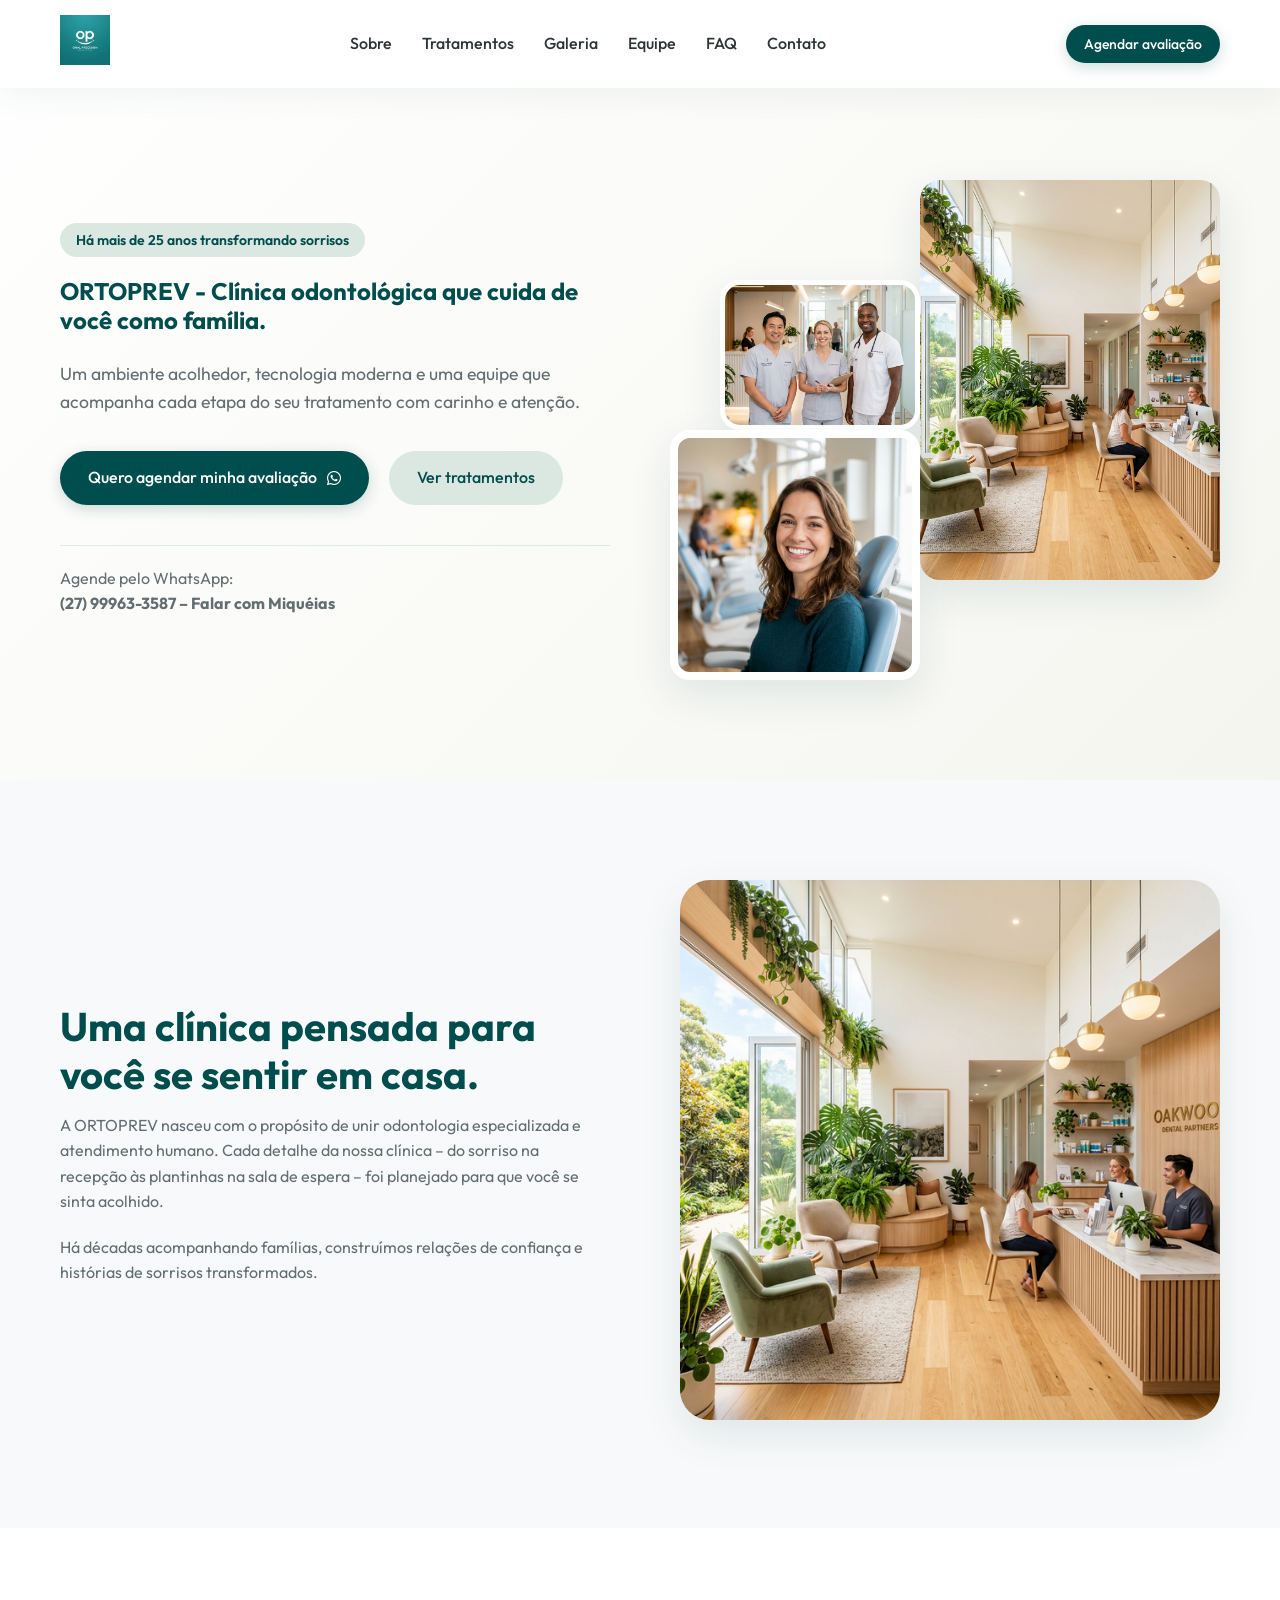
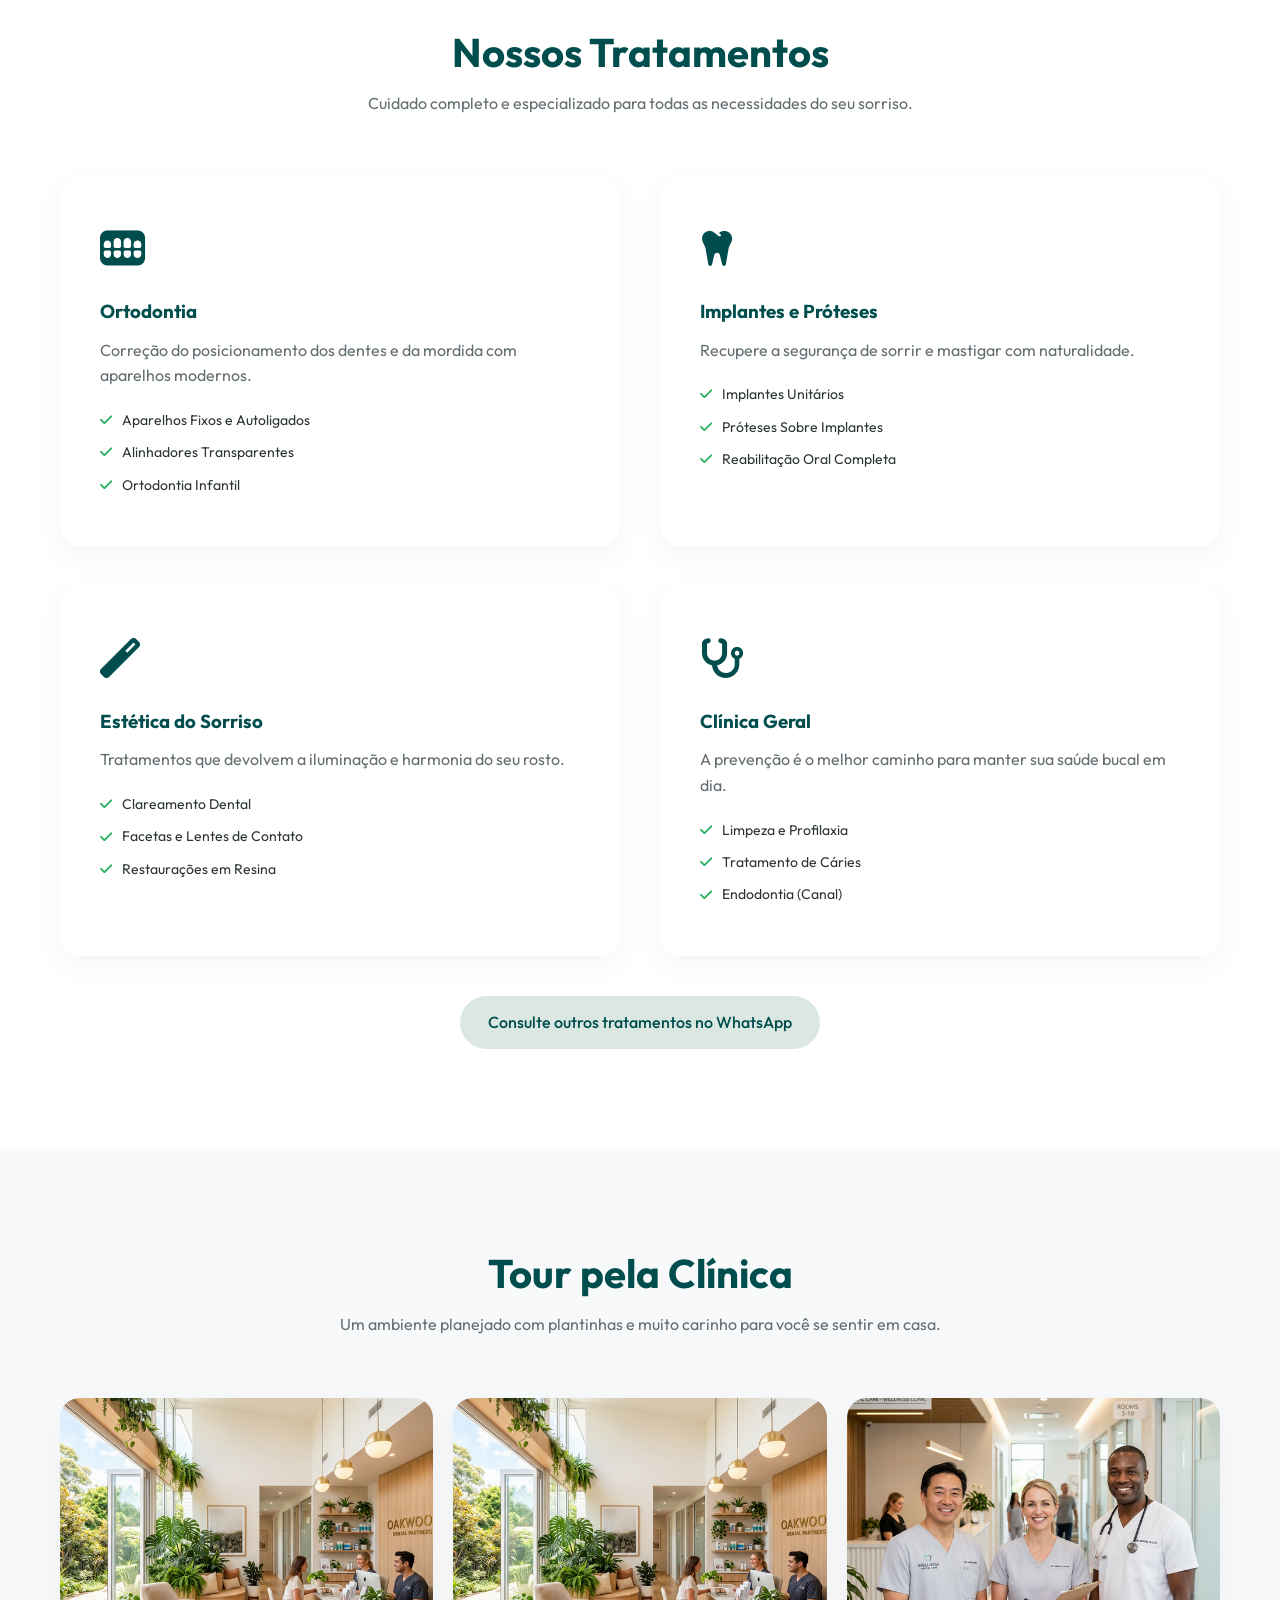
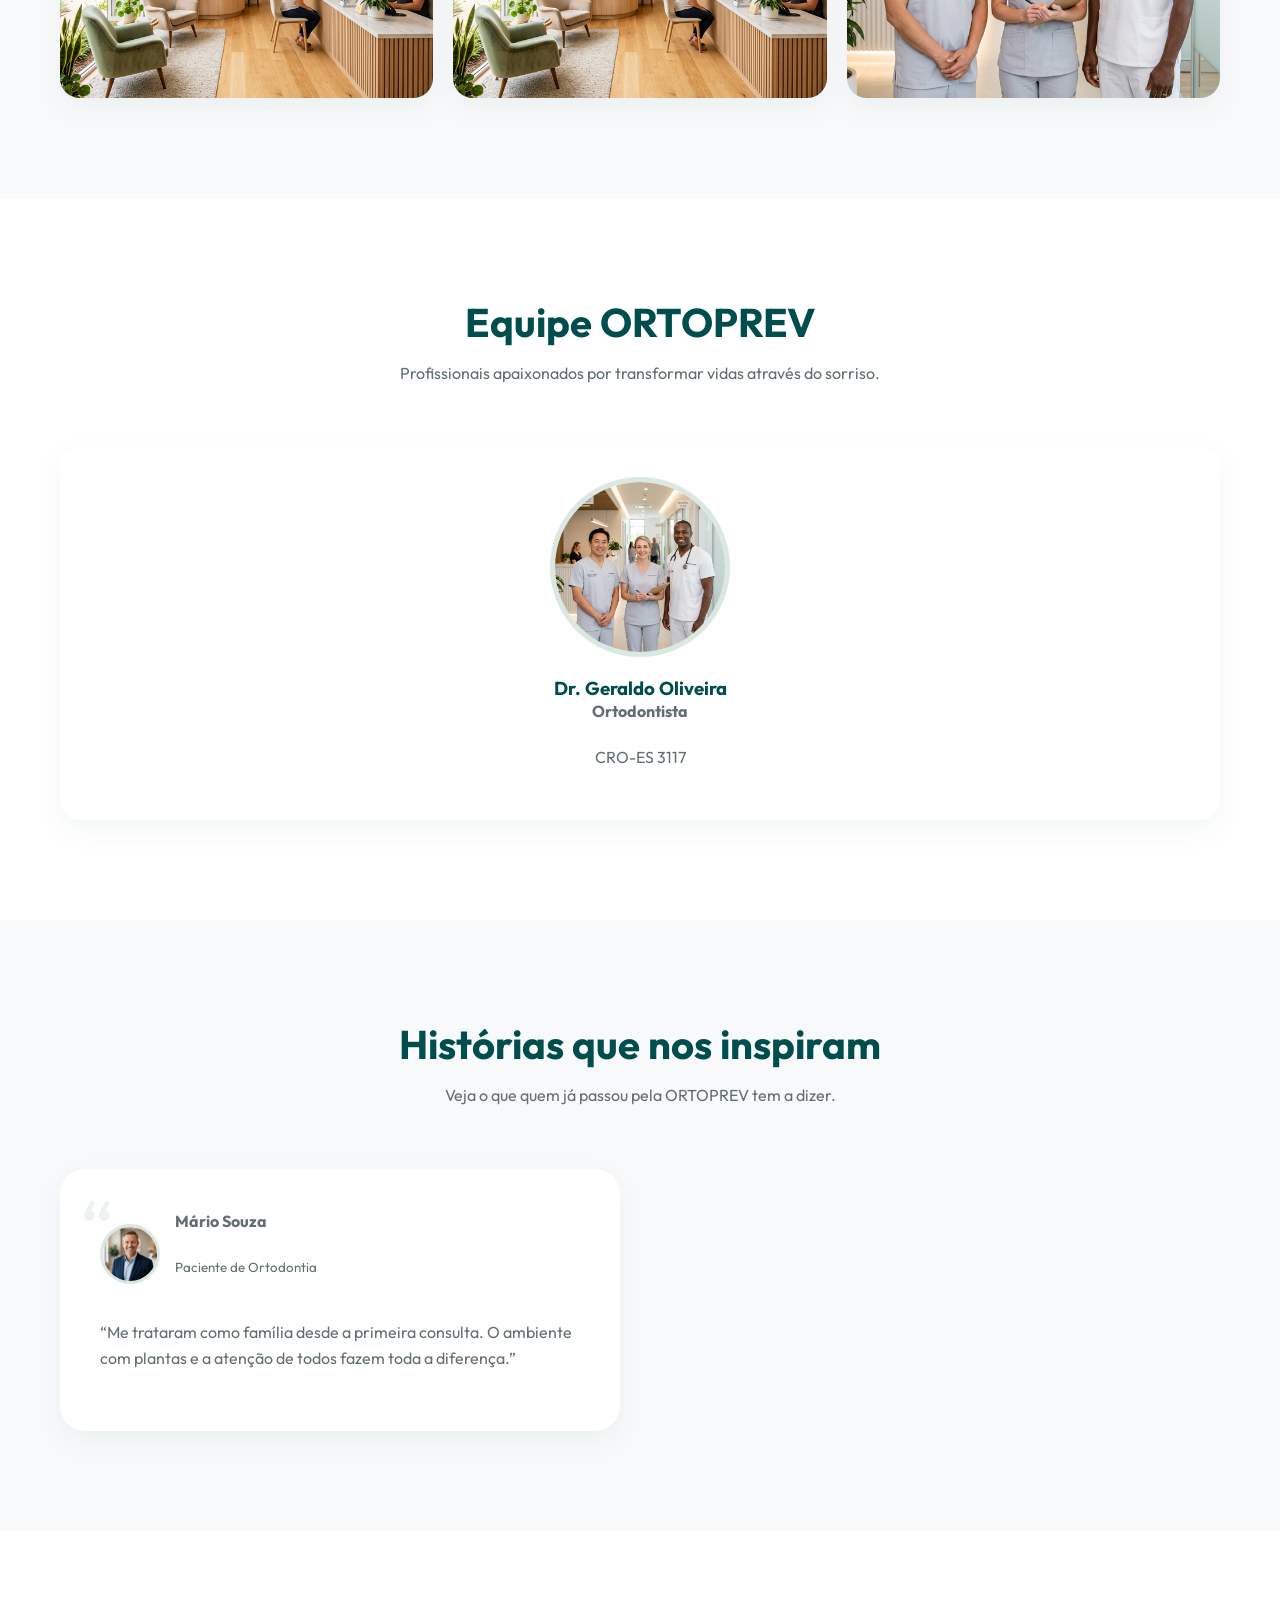
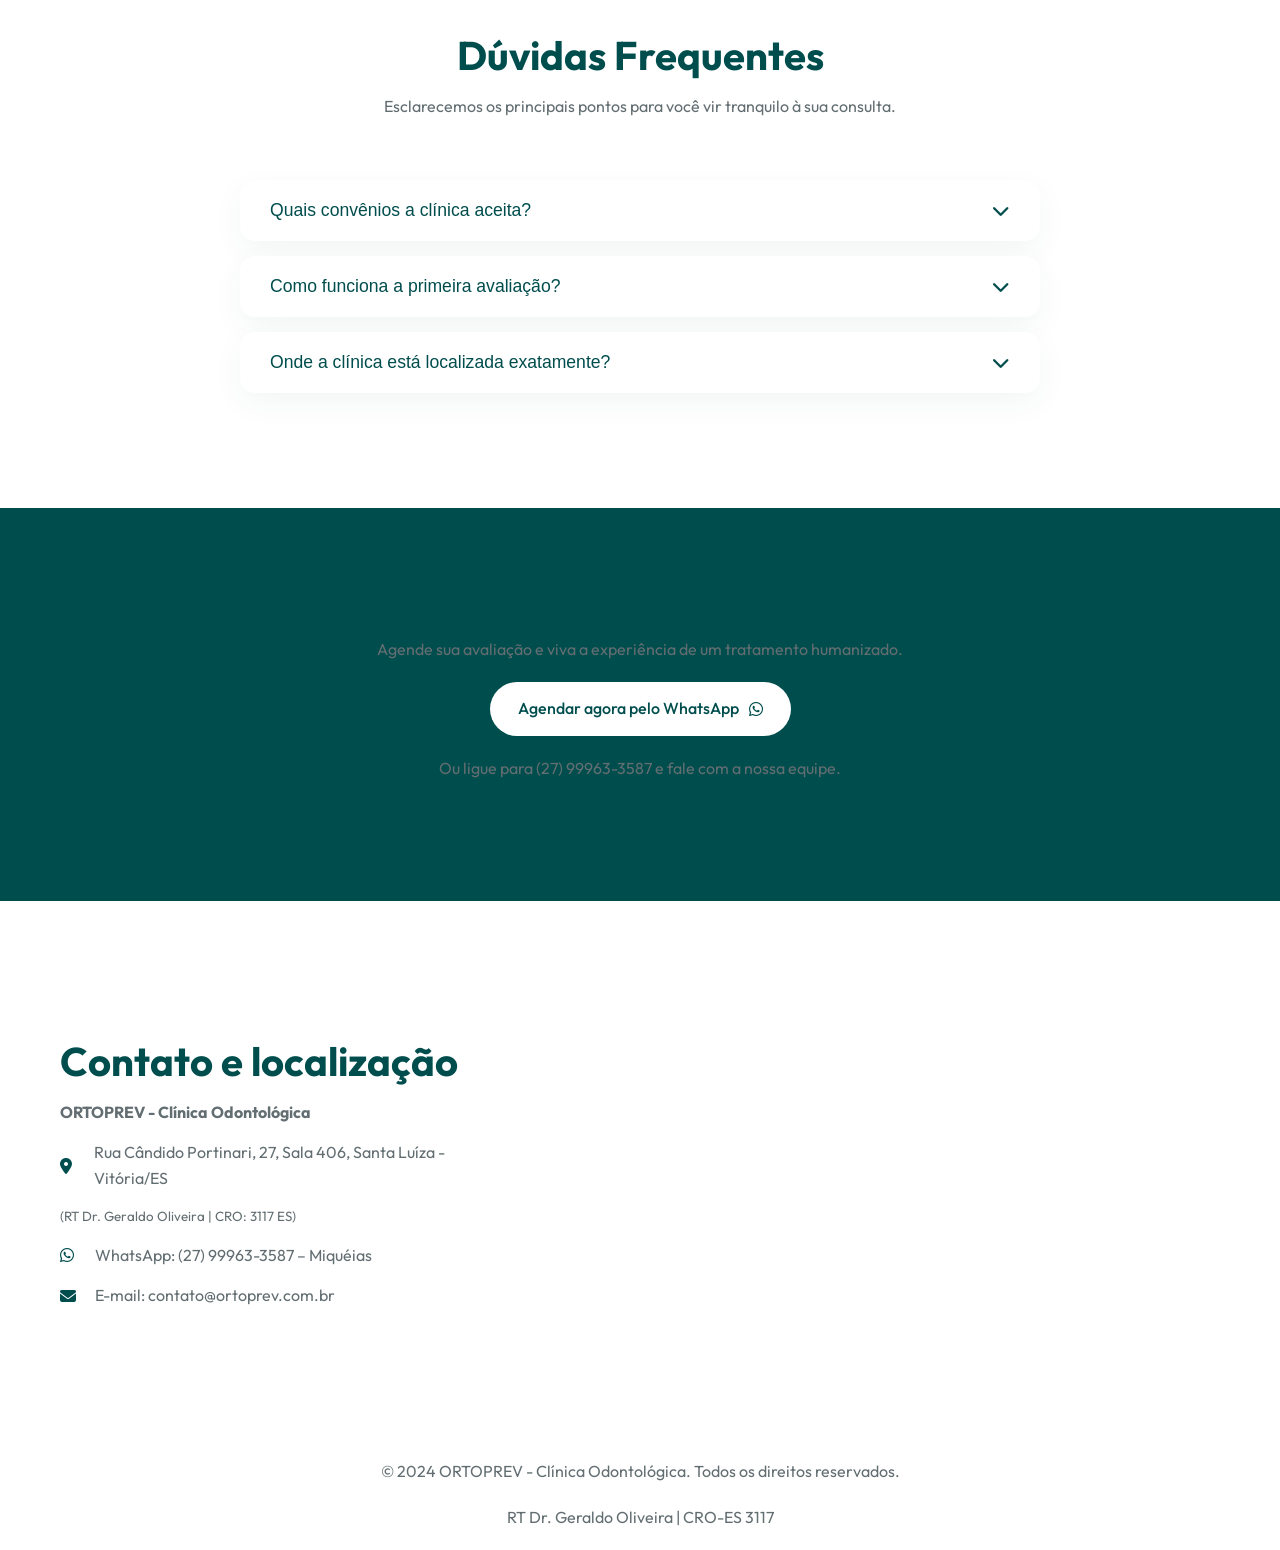
<file: index.html>
<!DOCTYPE html>
<html lang="pt-br">

<head>
    <meta charset="UTF-8">
    <meta name="viewport" content="width=device-width, initial-scale=1.0">
    <title>ORTOPREV - Clínica Odontológica | Há mais de 25 anos transformando sorrisos</title>
    <link rel="stylesheet" href="estilo.css">
    <link rel="stylesheet" href="https://cdnjs.cloudflare.com/ajax/libs/font-awesome/6.4.0/css/all.min.css">
    <!-- Meta tags SEO -->
    <meta name="description"
        content="A ORTOPREV é uma clínica odontológica em Vitória focada em transformar sorrisos com cuidado, confiança e experiência. Agende sua avaliação.">
</head>

<body>

    <!-- Header -->
    <header id="main-header">
        <div class="container header-inner">
            <a href="index.html" class="logo">
                <img src="logo.png" alt="ORTOPREV Logo" id="header-logo">
            </a>
            <nav class="nav-menu">
                <ul>
                    <li><a href="#sobre">Sobre</a></li>
                    <li><a href="#tratamentos">Tratamentos</a></li>
                    <li><a href="#galeria">Galeria</a></li>
                    <li><a href="#equipe">Equipe</a></li>
                    <li><a href="#faq">FAQ</a></li>
                    <li><a href="#contato">Contato</a></li>
                </ul>
            </nav>
            <div class="header-actions">
                <a href="https://wa.me/5527999633587" class="btn btn-primary btn-sm">Agendar avaliação</a>
                <button class="mobile-menu-toggle"><i class="fas fa-bars"></i></button>
            </div>
        </div>
    </header>

    <main>
        <!-- Home Hero -->
        <section class="home-hero">
            <div class="container hero-grid">
                <div class="hero-content reveal">
                    <span class="tag">Há mais de 25 anos transformando sorrisos</span>
                    <h1>ORTOPREV - Clínica odontológica que cuida de você como família.</h1>
                    <p class="hero-text">Um ambiente acolhedor, tecnologia moderna e uma equipe que acompanha cada etapa
                        do seu tratamento com carinho e atenção.</p>
                    <div class="hero-btns">
                        <a href="https://wa.me/5527999633587" class="btn btn-primary">Quero agendar minha avaliação <i
                                class="fab fa-whatsapp"></i></a>
                        <a href="#tratamentos" class="btn btn-secondary">Ver tratamentos</a>
                    </div>
                    <div class="hero-bottom">
                        <p>Agende pelo WhatsApp: <br><strong>(27) 99963-3587 – Falar com Miquéias</strong></p>
                    </div>
                </div>
                <div class="hero-media reveal" style="transition-delay: 0.2s;">
                    <div class="hero-image-stack">
                        <div class="img-box img-1"><img src="recepção_de_clínica.jpg" alt="Clínica ORTOPREV"></div>
                        <div class="img-box img-2"><img src="sorriso_feliz.jpg" alt="Sorriso saudável"></div>
                        <div class="img-box img-3"><img src="equipe_dentista.jpg" alt="Equipe ORTOPREV"></div>
                    </div>
                </div>
            </div>
        </section>

        <!-- Seção Sobre -->
        <section class="about-section bg-light" id="sobre">
            <div class="container about-grid">
                <div class="about-content reveal">
                    <h2 class="section-title">Uma clínica pensada para você se sentir em casa.</h2>
                    <p>A ORTOPREV nasceu com o propósito de unir odontologia especializada e atendimento humano. Cada
                        detalhe da nossa clínica – do sorriso na recepção às plantinhas na sala de espera – foi
                        planejado para que você se sinta acolhido.</p>
                    <p>Há décadas acompanhando famílias, construímos relações de confiança e histórias de sorrisos
                        transformados.</p>
                </div>
                <div class="about-media reveal" style="transition-delay: 0.3s;">
                    <div class="about-img-container">
                        <img src="reception_plants.jpg" alt="Recepção ORTOPREV" class="rounded-img">
                    </div>
                </div>
            </div>
        </section>

        <!-- Detalhamento de Tratamentos (Consolidado) -->
        <section class="treatments-section" id="tratamentos">
            <div class="container">
                <div class="section-header text-center reveal">
                    <h2 class="section-title">Nossos Tratamentos</h2>
                    <p>Cuidado completo e especializado para todas as necessidades do seu sorriso.</p>
                </div>
                <div class="treatments-detailed-grid">
                    <article class="treatment-card-detailed reveal">
                        <div class="card-icon"><i class="fas fa-teeth"></i></div>
                        <h3>Ortodontia</h3>
                        <p>Correção do posicionamento dos dentes e da mordida com aparelhos modernos.</p>
                        <ul>
                            <li><i class="fas fa-check"></i> Aparelhos Fixos e Autoligados</li>
                            <li><i class="fas fa-check"></i> Alinhadores Transparentes</li>
                            <li><i class="fas fa-check"></i> Ortodontia Infantil</li>
                        </ul>
                    </article>

                    <article class="treatment-card-detailed reveal" style="transition-delay: 0.1s;">
                        <div class="card-icon"><i class="fas fa-tooth"></i></div>
                        <h3>Implantes e Próteses</h3>
                        <p>Recupere a segurança de sorrir e mastigar com naturalidade.</p>
                        <ul>
                            <li><i class="fas fa-check"></i> Implantes Unitários</li>
                            <li><i class="fas fa-check"></i> Próteses Sobre Implantes</li>
                            <li><i class="fas fa-check"></i> Reabilitação Oral Completa</li>
                        </ul>
                    </article>

                    <article class="treatment-card-detailed reveal" style="transition-delay: 0.2s;">
                        <div class="card-icon"><i class="fas fa-magic"></i></div>
                        <h3>Estética do Sorriso</h3>
                        <p>Tratamentos que devolvem a iluminação e harmonia do seu rosto.</p>
                        <ul>
                            <li><i class="fas fa-check"></i> Clareamento Dental</li>
                            <li><i class="fas fa-check"></i> Facetas e Lentes de Contato</li>
                            <li><i class="fas fa-check"></i> Restaurações em Resina</li>
                        </ul>
                    </article>

                    <article class="treatment-card-detailed reveal" style="transition-delay: 0.3s;">
                        <div class="card-icon"><i class="fas fa-stethoscope"></i></div>
                        <h3>Clínica Geral</h3>
                        <p>A prevenção é o melhor caminho para manter sua saúde bucal em dia.</p>
                        <ul>
                            <li><i class="fas fa-check"></i> Limpeza e Profilaxia</li>
                            <li><i class="fas fa-check"></i> Tratamento de Cáries</li>
                            <li><i class="fas fa-check"></i> Endodontia (Canal)</li>
                        </ul>
                    </article>
                </div>
                <div class="text-center mt-40 reveal">
                    <a href="https://wa.me/5527999633587" class="btn btn-secondary">Consulte outros tratamentos no
                        WhatsApp</a>
                </div>
            </div>
        </section>

        <!-- Galeria Tour pela Clínica -->
        <section class="gallery-section bg-light" id="galeria">
            <div class="container">
                <div class="section-header text-center reveal">
                    <h2 class="section-title">Tour pela Clínica</h2>
                    <p>Um ambiente planejado com plantinhas e muito carinho para você se sentir em casa.</p>
                </div>
                <div class="gallery-grid">
                    <div class="gallery-item reveal"><img src="recepção_de_clínica.jpg" alt="Recepção Aconchegante">
                    </div>
                    <div class="gallery-item reveal" style="transition-delay: 0.1s;"><img src="reception_plants.jpg"
                            alt="Cantinho das Plantas"></div>
                    <div class="gallery-item reveal" style="transition-delay: 0.2s;"><img src="equipe_dentista.jpg"
                            alt="Nossa Equipe"></div>
                </div>
            </div>
        </section>

        <!-- Equipe -->
        <section class="team-section" id="equipe">
            <div class="container">
                <div class="section-header text-center reveal">
                    <h2 class="section-title">Equipe ORTOPREV</h2>
                    <p>Profissionais apaixonados por transformar vidas através do sorriso.</p>
                </div>
                <div class="team-grid">
                    <div class="team-card reveal">
                        <div class="team-img"><img src="dr_geraldo.jpg" alt="Dr. Geraldo Oliveira"></div>
                        <h3>Dr. Geraldo Oliveira</h3>
                        <p><strong>Ortodontista</strong></p>
                        <p>CRO-ES 3117</p>
                    </div>
                </div>
            </div>
        </section>

        <!-- Depoimentos com Foto -->
        <section class="testimonials-section bg-light" id="depoimentos">
            <div class="container">
                <div class="section-header text-center reveal">
                    <h2 class="section-title">Histórias que nos inspiram</h2>
                    <p>Veja o que quem já passou pela ORTOPREV tem a dizer.</p>
                </div>
                <div class="testimonials-grid">
                    <div class="testimonial-card reveal">
                        <div class="testimonial-info">
                            <img src="avatar_paciente_1.jpg" alt="Paciente Mário" class="avatar">
                            <div>
                                <p><strong>Mário Souza</strong></p>
                                <p><small>Paciente de Ortodontia</small></p>
                            </div>
                        </div>
                        <div class="testimonial-content">
                            <p>“Me trataram como família desde a primeira consulta. O ambiente com plantas e a atenção
                                de todos fazem toda a diferença.”</p>
                        </div>
                    </div>
                </div>
            </div>
        </section>

        <!-- FAQ Estratégico -->
        <section class="faq-section" id="faq">
            <div class="container">
                <div class="section-header text-center reveal">
                    <h2 class="section-title">Dúvidas Frequentes</h2>
                    <p>Esclarecemos os principais pontos para você vir tranquilo à sua consulta.</p>
                </div>
                <div class="faq-grid reveal">
                    <div class="faq-item">
                        <button class="faq-question">Quais convênios a clínica aceita? <i
                                class="fas fa-chevron-down"></i></button>
                        <div class="faq-answer">
                            <p>Trabalhamos com diversos convênios e também oferecemos condições especiais para
                                atendimentos particulares. Entre em contato pelo WhatsApp para confirmarmos o seu plano
                                específico.</p>
                        </div>
                    </div>
                    <div class="faq-item">
                        <button class="faq-question">Como funciona a primeira avaliação? <i
                                class="fas fa-chevron-down"></i></button>
                        <div class="faq-answer">
                            <p>Na primeira consulta, realizamos um exame clínico completo para entender suas
                                necessidades e desejos, traçando o melhor plano de tratamento personalizado para o seu
                                caso.</p>
                        </div>
                    </div>
                    <div class="faq-item">
                        <button class="faq-question">Onde a clínica está localizada exatamente? <i
                                class="fas fa-chevron-down"></i></button>
                        <div class="faq-answer">
                            <p>Estamos na Rua Cândido Portinari, 27, Sala 406, no bairro Santa Luíza em Vitória. Ficamos
                                estrategicamente próximos ao hotel Sleep Inn, com fácil acesso.</p>
                        </div>
                    </div>
                </div>
            </div>
        </section>

        <!-- CTA Final -->
        <section class="final-cta bg-teal">
            <div class="container text-center reveal">
                <h2>Pronto para cuidar do seu sorriso?</h2>
                <p>Agende sua avaliação e viva a experiência de um tratamento humanizado.</p>
                <a href="https://wa.me/5527999633587" class="btn btn-white">Agendar agora pelo WhatsApp <i
                        class="fab fa-whatsapp"></i></a>
                <p class="mt-20">Ou ligue para (27) 99963-3587 e fale com a nossa equipe.</p>
            </div>
        </section>

        <!-- Contato e Mapa -->
        <section class="contact-section" id="contato">
            <div class="container contact-grid">
                <div class="contact-info reveal">
                    <h2 class="section-title">Contato e localização</h2>
                    <p><strong>ORTOPREV - Clínica Odontológica</strong></p>
                    <p><i class="fas fa-map-marker-alt"></i> Rua Cândido Portinari, 27, Sala 406, Santa Luíza -
                        Vitória/ES</p>
                    <p><small>(RT Dr. Geraldo Oliveira | CRO: 3117 ES)</small></p>
                    <p><i class="fab fa-whatsapp"></i> WhatsApp: (27) 99963-3587 – Miquéias</p>
                    <p><i class="fas fa-envelope"></i> E-mail: contato@ortoprev.com.br</p>
                </div>
                <div class="contact-map reveal" style="transition-delay: 0.2s;">
                    <div class="map-placeholder">
                        <iframe
                            src="https://www.google.com/maps/embed?pb=!1m18!1m12!1m3!1d1162.7745!2d-40.297424!3d-20.297424!2m3!1f0!2f0!3f0!3m2!1i1024!2i768!4f13.1!3m3!1m2!1s0xb81617495b42d7%3A0xc62f8b5f39642e1!2sR.%20C%C3%A2ndido%20Portinari%2C%2027%20-%20Santa%20Luiza%2C%20Vit%C3%B3ria%20-%20ES%2C%2029045-415!5e0!3m2!1spt-BR!2sbr!4v1710000000000!5m2!1spt-BR!2sbr"
                            width="100%" height="350" style="border:0; border-radius: 15px;" allowfullscreen=""
                            loading="lazy"></iframe>
                    </div>
                </div>
            </div>
        </section>
    </main>

    <!-- Footer -->
    <footer id="main-footer">
        <div class="container footer-content text-center">
            <p>&copy; 2024 ORTOPREV - Clínica Odontológica. Todos os direitos reservados.</p>
            <p>RT Dr. Geraldo Oliveira | CRO-ES 3117</p>
        </div>
    </footer>

    <script src="script.js"></script>
</body>

</html>
</file>
<file: estilo.css>
@import url('https://fonts.googleapis.com/css2?family=Outfit:wght@300;400;500;600;700&display=swap');

:root {
    /* Color Palette */
    --primary-teal: #004D4D;
    /* Logo Teal */
    --primary-light: #006666;
    --accent-green: #DAE8E1;
    /* Soft Green inspired by plants */
    --accent-beige: #F5F5F0;
    /* Warm Beige for cozy feel */
    --white: #FFFFFF;
    --off-white: #F8F9FA;
    --text-dark: #2D3436;
    --text-muted: #636E72;
    --shadow-soft: 0 10px 30px rgba(0, 77, 77, 0.05);
    --shadow-medium: 0 15px 40px rgba(0, 77, 77, 0.1);

    /* Transitions */
    --transition-smooth: all 0.4s cubic-bezier(0.165, 0.84, 0.44, 1);

    /* Spacing */
    --section-padding: 100px 0;
    --container-width: 1200px;
}

/* Base Styles */
* {
    margin: 0;
    padding: 0;
    box-sizing: border-box;
}

html {
    scroll-behavior: smooth;
}

body {
    font-family: 'Outfit', sans-serif;
    background-color: var(--white);
    color: var(--text-dark);
    line-height: 1.6;
    overflow-x: hidden;
}

/* Global Layout */
.container {
    max-width: var(--container-width);
    margin: 0 auto;
    padding: 0 20px;
}

section {
    padding: var(--section-padding);
}

/* Typography */
h1,
h2,
h3,
h4 {
    color: var(--primary-teal);
    line-height: 1.2;
}

p {
    margin-bottom: 20px;
    color: var(--text-muted);
}

/* Link and Button resets */
a {
    text-decoration: none;
    color: inherit;
    transition: var(--transition-smooth);
}

ul {
    list-style: none;
}

/* Component Styles */
.btn {
    display: inline-flex;
    align-items: center;
    justify-content: center;
    padding: 14px 28px;
    border-radius: 50px;
    font-weight: 500;
    cursor: pointer;
    transition: var(--transition-smooth);
    border: none;
    gap: 10px;
}

.btn-primary {
    background-color: var(--primary-teal);
    color: var(--white);
    box-shadow: 0 4px 15px rgba(0, 77, 77, 0.2);
}

.btn-primary:hover {
    background-color: var(--primary-light);
    transform: translateY(-3px);
    box-shadow: 0 8px 25px rgba(0, 77, 77, 0.3);
}

.btn-secondary {
    background-color: var(--accent-green);
    color: var(--primary-teal);
}

.btn-secondary:hover {
    background-color: #C9D8D1;
    transform: translateY(-3px);
}

.btn-white {
    background-color: var(--white);
    color: var(--primary-teal);
}

.btn-sm {
    padding: 8px 18px;
    font-size: 14px;
}

/* Animations Trigger Classes */
.reveal {
    opacity: 0;
    transform: translateY(30px);
    transition: all 0.8s ease-out;
}

.reveal.active {
    opacity: 1;
    transform: translateY(0);
}

/* Utility Classes */
.text-center {
    text-align: center !important;
}

.bg-light {
    background-color: var(--off-white);
}

.bg-teal {
    background-color: var(--primary-teal);
    color: var(--white);
}

.mt-20 {
    margin-top: 20px;
}


#main-header {
    position: fixed;
    top: 0;
    left: 0;
    width: 100%;
    z-index: 1000;
    background-color: rgba(255, 255, 255, 0.95);
    backdrop-filter: blur(10px);
    padding: 15px 0;
    box-shadow: var(--shadow-soft);
    transition: var(--transition-smooth);
}

.header-inner {
    display: flex;
    justify-content: space-between;
    align-items: center;
}

#header-logo {
    height: 50px;
    width: auto;
}

.mobile-menu-toggle {
    display: none;
}


.nav-menu ul {
    display: flex;
    gap: 30px;
}

.nav-menu a {
    font-weight: 500;
    color: var(--text-dark);
}

.nav-menu a:hover,
.nav-menu a.active {
    color: var(--primary-teal);
}

/* Hero Section */
.home-hero {
    padding-top: 180px;
    background: linear-gradient(135deg, var(--white) 0%, var(--accent-beige) 100%);
    overflow: hidden;
}

.hero-grid {
    display: grid;
    grid-template-columns: 1fr 1fr;
    gap: 60px;
    align-items: center;
}

.tag {
    display: inline-block;
    padding: 6px 16px;
    background-color: var(--accent-green);
    color: var(--primary-teal);
    border-radius: 20px;
    font-size: 14px;
    font-weight: 600;
    margin-bottom: 20px;
}

.hero-text {
    font-size: 1.1rem;
    margin: 25px 0 35px;
}

.hero-btns {
    display: flex;
    gap: 20px;
    margin-bottom: 40px;
}

.hero-bottom {
    border-top: 1px solid rgba(0, 77, 77, 0.1);
    padding-top: 20px;
}

/* Hero Image Stack */
.hero-image-stack {
    position: relative;
    height: 500px;
}

.img-box {
    position: absolute;
    border-radius: 20px;
    overflow: hidden;
    box-shadow: var(--shadow-medium);
}

.img-box img {
    width: 100%;
    height: 100%;
    object-fit: cover;
}

.img-1 {
    width: 300px;
    height: 400px;
    top: 0;
    right: 0;
    z-index: 1;
}

.img-2 {
    width: 250px;
    height: 250px;
    bottom: 0;
    left: 0;
    z-index: 3;
    border: 8px solid var(--white);
}

.img-3 {
    width: 200px;
    height: 150px;
    top: 100px;
    left: 50px;
    z-index: 2;
    border: 5px solid var(--white);
}

/* About Section */
.about-grid {
    display: grid;
    grid-template-columns: 1fr 1fr;
    gap: 80px;
    align-items: center;
}

.rounded-img {
    border-radius: 30px;
    width: 100%;
    box-shadow: var(--shadow-medium);
}

/* Section Header */
.section-header {
    max-width: 700px;
    margin: 0 auto 60px;
}

.section-title {
    font-size: 2.5rem;
    margin-bottom: 15px;
}

/* Treatments Grid */
.treatments-grid {
    display: grid;
    grid-template-columns: repeat(auto-fit, minmax(250px, 1fr));
    gap: 30px;
}

.treatment-card-simple {
    background: var(--white);
    padding: 40px 30px;
    border-radius: 20px;
    text-align: center;
    box-shadow: var(--shadow-soft);
    border-bottom: 4px solid transparent;
}

.treatment-card-simple:hover {
    transform: translateY(-10px);
    border-bottom-color: var(--primary-teal);
    box-shadow: var(--shadow-medium);
}

.treatment-card-simple i {
    font-size: 40px;
    color: var(--primary-teal);
    margin-bottom: 20px;
}

/* Team Grid */
.team-grid {
    display: grid;
    grid-template-columns: repeat(auto-fit, minmax(280px, 1fr));
    gap: 40px;
    justify-content: center;
}

.team-card {
    background: var(--white);
    padding: 30px;
    border-radius: 20px;
    text-align: center;
    box-shadow: var(--shadow-soft);
}

.team-img {
    width: 180px;
    height: 180px;
    border-radius: 50%;
    overflow: hidden;
    margin: 0 auto 20px;
    border: 5px solid var(--accent-green);
}

.team-img img {
    width: 100%;
    height: 100%;
    object-fit: cover;
}

/* Testimonials */
.testimonials-grid {
    display: grid;
    grid-template-columns: 1fr 1fr;
    gap: 40px;
}

.testimonial-card {
    background: var(--white);
    padding: 40px;
    border-radius: 25px;
    position: relative;
    box-shadow: var(--shadow-soft);
}

.testimonial-card::before {
    content: '“';
    position: absolute;
    top: 20px;
    left: 20px;
    font-size: 80px;
    color: var(--accent-green);
    opacity: 0.5;
    line-height: 1;
}

/* Gallery */
.gallery-grid {
    display: grid;
    grid-template-columns: repeat(auto-fit, minmax(300px, 1fr));
    gap: 20px;
}

.gallery-item {
    border-radius: 20px;
    overflow: hidden;
    height: 300px;
    box-shadow: var(--shadow-soft);
}

.gallery-item img {
    width: 100%;
    height: 100%;
    object-fit: cover;
    transition: var(--transition-smooth);
}

.gallery-item:hover img {
    transform: scale(1.05);
}

/* FAQ Section */
.faq-grid {
    max-width: 800px;
    margin: 0 auto;
}

.faq-item {
    background: var(--white);
    border-radius: 15px;
    margin-bottom: 15px;
    overflow: hidden;
    box-shadow: var(--shadow-soft);
}

.faq-question {
    width: 100%;
    padding: 20px 30px;
    background: none;
    border: none;
    display: flex;
    justify-content: space-between;
    align-items: center;
    font-size: 1.1rem;
    font-weight: 500;
    color: var(--primary-teal);
    cursor: pointer;
    text-align: left;
}

.faq-answer {
    padding: 0 30px;
    max-height: 0;
    overflow: hidden;
    transition: all 0.3s ease-out;
}

.faq-item.active .faq-answer {
    padding: 0 30px 20px;
    max-height: 200px;
}

.faq-item.active .faq-question i {
    transform: rotate(180px);
}

/* Testimonial Avatar */
.testimonial-info {
    display: flex;
    align-items: center;
    gap: 15px;
    margin-bottom: 20px;
}

.avatar {
    width: 60px;
    height: 60px;
    border-radius: 50%;
    object-fit: cover;
    border: 3px solid var(--accent-green);
}

/* Treatment Card Detailed */
.card-icon {
    font-size: 40px;
    color: var(--primary-teal);
    margin-bottom: 20px;
}

/* Micro-animations */
@keyframes softPulse {
    0% {
        transform: scale(1);
    }

    50% {
        transform: scale(1.02);
    }

    100% {
        transform: scale(1);
    }
}

.pulse-soft {
    animation: softPulse 4s infinite ease-in-out;
}

/* Small adjustments */
.mt-40 {
    margin-top: 40px;
}

/* Contact Section */
.contact-grid {
    display: grid;
    grid-template-columns: 1fr 1.5fr;
    gap: 60px;
    align-items: center;
}

.contact-info p {
    display: flex;
    align-items: center;
    gap: 15px;
    margin-bottom: 15px;
}

.contact-info i {
    color: var(--primary-teal);
    width: 20px;
}

/* Treatments Page Specifics */
.treatments-hero {
    padding: 180px 0 100px;
}

.hero-inner {
    display: grid;
    grid-template-columns: 1fr 1fr;
    gap: 60px;
    align-items: center;
}

.treatments-category-grid {
    display: grid;
    grid-template-columns: repeat(3, 1fr);
    gap: 30px;
    margin-top: 40px;
}

.category-card {
    background: var(--white);
    padding: 30px;
    border-radius: 15px;
    box-shadow: var(--shadow-soft);
    text-align: center;
}

.treatments-detailed-grid {
    display: grid;
    grid-template-columns: repeat(2, 1fr);
    gap: 40px;
}

.treatment-card-detailed {
    background: var(--white);
    padding: 40px;
    border-radius: 20px;
    box-shadow: var(--shadow-soft);
    transition: var(--transition-smooth);
}

.treatment-card-detailed:hover {
    box-shadow: var(--shadow-medium);
    transform: scale(1.02);
}

.treatment-card-detailed h3 {
    margin-bottom: 15px;
}

.treatment-card-detailed ul {
    margin-top: 20px;
}

.treatment-card-detailed li {
    margin-bottom: 10px;
    display: flex;
    align-items: center;
    gap: 10px;
    font-size: 14px;
}

.treatment-card-detailed li i {
    color: #27AE60;
}

/* Responsive */
@media (max-width: 992px) {
    .container {
        padding: 0 30px;
    }

    .hero-grid,
    .about-grid,
    .contact-grid,
    .hero-inner,
    .treatments-detailed-grid {
        grid-template-columns: 1fr;
        text-align: center;
    }

    .hero-btns,
    .hero-bottom p {
        justify-content: center;
    }

    .nav-menu {
        display: none;
    }

    .hero-image-stack {
        height: 400px;
        max-width: 500px;
        margin: 40px auto 0;
    }

    .treatments-category-grid {
        grid-template-columns: 1fr;
    }

    .testimonials-grid {
        grid-template-columns: 1fr;
    }
}

@media (max-width: 576px) {
    .section-title {
        font-size: 2rem;
    }

    .img-1 {
        width: 220px;
        height: 280px;
    }

    .img-2 {
        width: 180px;
        height: 180px;
    }

    .img-3 {
        width: 140px;
        height: 100px;
    }
}
</file>
